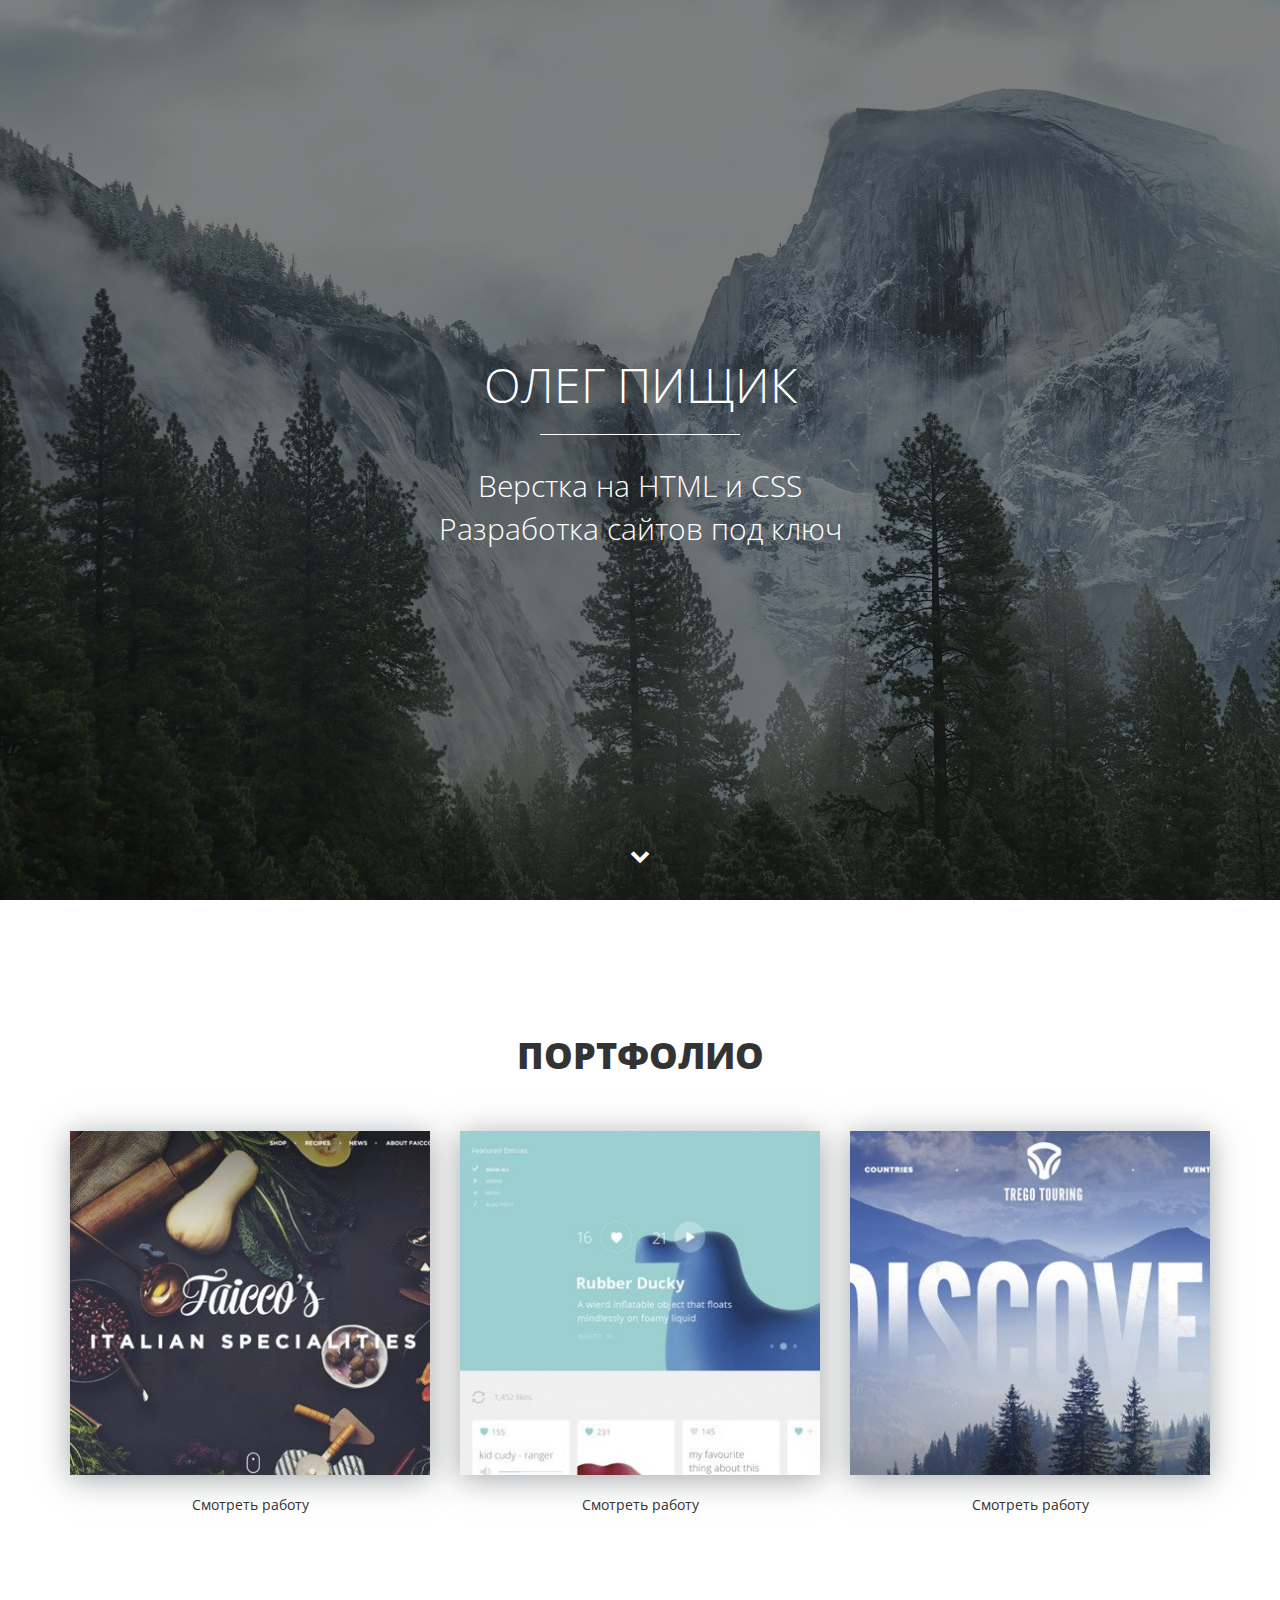
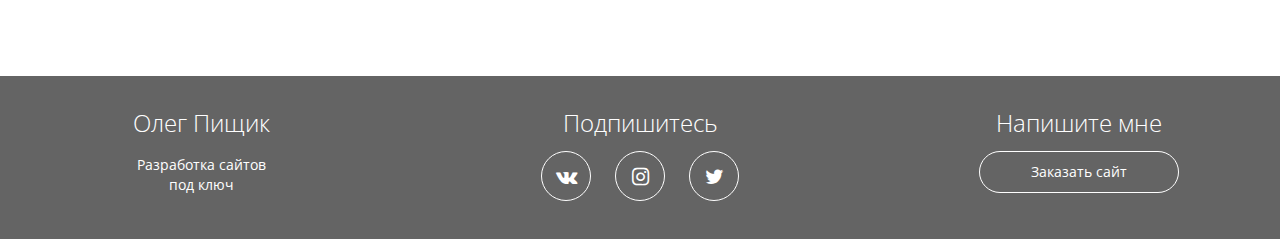
<file: index.html>
<!DOCTYPE html>
<html lang="ru">
  <head>
    <meta charset="utf-8">
    <meta http-equiv="X-UA-Compatible" content="IE=edge">
    <meta name="viewport" content="width=device-width, initial-scale=1">
    <!-- meta ля соцсетей -->
    <meta property="og:url" content="">
    <meta property="og:type" content="website">
    <meta property="og:title" content="Олег Пищик - верстка сайтов на HTML и CSS">
    <meta property="og:image" content="">
    <meta property="og:description" content="Закажите разработку сайта без посредников от 5 990 рублей">
    <meta property="og:site_name" content="Портфолио верстальщика">
    <meta property="article:author" content="Олег Пищик">
    <!-- Заголовок сайта -->
    <title>Олег Пищик - Портфолио</title>
    <link href="https://fonts.googleapis.com/css?family=Open+Sans:400,700&amp;subset=cyrillic" rel="stylesheet">  
    <link href="css/bootstrap.min.css" rel="stylesheet">
    <link rel="stylesheet" href="css/fontello.css">
    <link rel="stylesheet" href="css/fontello-embedded.css">
    <link href="css/style.css" rel="stylesheet">
    <!-- фавиконка -->
    <link rel="shortcut icon" type="image/x-icon" href="favicon.ico">
    <!--[if lt IE 9]>
      <script src="https://oss.maxcdn.com/html5shiv/3.7.3/html5shiv.min.js"></script>
      <script src="https://oss.maxcdn.com/respond/1.4.2/respond.min.js"></script>
    <![endif]-->
  </head>
  <body>
    
    <div class="main">
    <div class="main-overlay"></div>
      <div class="wraper">
      <div class="main-header">
        <h1>Олег Пищик</h1>
        <div class="main-line"></div>
        <p>Верстка на HTML и CSS <br> Разработка сайтов под ключ</p>
      </div>
      </div>
      <a class="main-down slowly" href="#portfolio"><i class="icon-down"></i></a>
    </div>

    <div class="portfolio" id="portfolio">
      <div class="container">
        <h2 class="section-header">Портфолио</h2>
        <div class="row">
          <div class="col-md-4">
            <div class="portfolio-block">
            <img src="img/portfolio/1.jpg" alt="Работа №1">
            <a data-toggle="modal" data-work='work-1' href="#work">Смотреть работу</a>
            </div>
          </div>
          <div class="col-md-4">
            <div class="portfolio-block">
            <img src="img/portfolio/2.jpg" alt="Работа №2">
            <a data-toggle="modal" data-work='work-2' href="#work">Смотреть работу</a>
            </div>
          </div>
          <div class="col-md-4">
            <div class="portfolio-block">
            <img src="img/portfolio/3.jpg" alt="Работа №3">
            <a data-toggle="modal" data-work='work-3' href="#work">Смотреть работу</a>
            </div>
          </div>
        </div>
      </div>
    </div>

    <div class="footer">
      <div class="container">
        <div class="row">
        <div class="col-md-3">
          <strong>Олег Пищик</strong>
          <p>Разработка сайтов <br>под ключ</p>
        </div>
        <div class="col-md-6">
          <strong>Подпишитесь</strong>
          <div class="social-links">
            <a href="https://vk.me/vkjoint"><i class="icon-vk"></i></a>
            <a href="https://www.instagram.com"><i class="icon-instagram"></i></a>
            <a href="https://twitter.com/jointlab"><i class="icon-twitter"></i></a>
          </div>
        </div>
        <div class="col-md-3">
        <strong>Напишите мне</strong>
        <a href="https://vk.me/vkjoint" class="offer-btn">Заказать сайт</a>
        </div>
      </div>
      </div>
    </div>

    <!-- Всплывающие окна -->
    <!-- Окно 1 -->
  <div class="modal fade" id="work" role="dialog">
        <div class="modal-dialog" role="document">
          <div class="modal-content">
            <div class="modal-header">
              <button type="button" class="close" data-dismiss="modal" aria-label="Close"><span aria-hidden="true">&times;</span></button>
              <h4 class="modal-title">Описание проекта</h4>
            </div>
            <div class="modal-body">
              
            </div>
          </div>
        </div>
      </div>

    <!-- jQuery (necessary for Bootstrap's JavaScript plugins) -->
    <script src="https://ajax.googleapis.com/ajax/libs/jquery/1.12.4/jquery.min.js"></script>
    <script src="js/bootstrap.min.js"></script>
    <script>
      $(function() {
        var link = $('a[data-toggle="modal"]');
        link.on('click', function(event) {
          var work = $(this).attr('data-work');
          var modal = $('.modal');
          modal.find('.modal-body').load(work+'.html');
        });
      });
    </script>
    <script>
      $(document).ready(function() {
            //навигация - плавный скролинг к якорю
      $(".slowly").on("click", function (event) {
        //отменяем стандартную обработку нажатия по ссылке
        event.preventDefault();
        //забираем идентификатор бока с атрибута href
        var id  = $(this).attr('href'),
        //узнаем высоту от начала страницы до блока на который ссылается якорь
          top = $(id).offset().top;
        //анимируем переход на расстояние - top за 800 мс
        $('body,html').animate({scrollTop: top}, 800);
      });
    });
    </script>
  </body>
</html>
</file>
<file: css/fontello.css>
@font-face {
  font-family: 'fontello';
  src: url('../font/fontello.eot?61778479');
  src: url('../font/fontello.eot?61778479#iefix') format('embedded-opentype'),
       url('../font/fontello.woff2?61778479') format('woff2'),
       url('../font/fontello.woff?61778479') format('woff'),
       url('../font/fontello.ttf?61778479') format('truetype'),
       url('../font/fontello.svg?61778479#fontello') format('svg');
  font-weight: normal;
  font-style: normal;
}
/* Chrome hack: SVG is rendered more smooth in Windozze. 100% magic, uncomment if you need it. */
/* Note, that will break hinting! In other OS-es font will be not as sharp as it could be */
/*
@media screen and (-webkit-min-device-pixel-ratio:0) {
  @font-face {
    font-family: 'fontello';
    src: url('../font/fontello.svg?61778479#fontello') format('svg');
  }
}
*/
 
 [class^="icon-"]:before, [class*=" icon-"]:before {
  font-family: "fontello";
  font-style: normal;
  font-weight: normal;
  speak: none;
 
  display: inline-block;
  text-decoration: inherit;
  width: 1em;
  margin-right: .2em;
  text-align: center;
  /* opacity: .8; */
 
  /* For safety - reset parent styles, that can break glyph codes*/
  font-variant: normal;
  text-transform: none;
 
  /* fix buttons height, for twitter bootstrap */
  line-height: 1em;
 
  /* Animation center compensation - margins should be symmetric */
  /* remove if not needed */
  margin-left: .2em;
 
  /* you can be more comfortable with increased icons size */
  /* font-size: 120%; */
 
  /* Font smoothing. That was taken from TWBS */
  -webkit-font-smoothing: antialiased;
  -moz-osx-font-smoothing: grayscale;
 
  /* Uncomment for 3D effect */
  /* text-shadow: 1px 1px 1px rgba(127, 127, 127, 0.3); */
}
 
.icon-down:before { content: '\e800'; } /* '' */
.icon-twitter:before { content: '\f099'; } /* '' */
.icon-instagram:before { content: '\f16d'; } /* '' */
.icon-vk:before { content: '\f189'; } /* '' */
</file>
<file: css/fontello-embedded.css>
@font-face {
  font-family: 'fontello';
  src: url('../font/fontello.eot?45576907');
  src: url('../font/fontello.eot?45576907#iefix') format('embedded-opentype'),
       url('../font/fontello.svg?45576907#fontello') format('svg');
  font-weight: normal;
  font-style: normal;
}
@font-face {
  font-family: 'fontello';
  src: url('[data-uri]') format('woff'),
       url('[data-uri]') format('truetype');
}
/* Chrome hack: SVG is rendered more smooth in Windozze. 100% magic, uncomment if you need it. */
/* Note, that will break hinting! In other OS-es font will be not as sharp as it could be */
/*
@media screen and (-webkit-min-device-pixel-ratio:0) {
  @font-face {
    font-family: 'fontello';
    src: url('../font/fontello.svg?45576907#fontello') format('svg');
  }
}
*/
 
 [class^="icon-"]:before, [class*=" icon-"]:before {
  font-family: "fontello";
  font-style: normal;
  font-weight: normal;
  speak: none;
 
  display: inline-block;
  text-decoration: inherit;
  width: 1em;
  margin-right: .2em;
  text-align: center;
  /* opacity: .8; */
 
  /* For safety - reset parent styles, that can break glyph codes*/
  font-variant: normal;
  text-transform: none;
     
  /* fix buttons height, for twitter bootstrap */
  line-height: 1em;
 
  /* Animation center compensation - margins should be symmetric */
  /* remove if not needed */
  margin-left: .2em;
 
  /* you can be more comfortable with increased icons size */
  /* font-size: 120%; */
 
  /* Uncomment for 3D effect */
  /* text-shadow: 1px 1px 1px rgba(127, 127, 127, 0.3); */
}
.icon-down:before { content: '\e800'; } /* '' */
.icon-twitter:before { content: '\f099'; } /* '' */
.icon-instagram:before { content: '\f16d'; } /* '' */
.icon-vk:before { content: '\f189'; } /* '' */
</file>
<file: css/style.css>
body {
    font-family: 'Open Sans', sans-serif;
}
html {
	font-size: 10px;
}
a:active, a:visited, a:focus {
	text-decoration: none;
	outline: none;
}
.wraper {
	display:table-cell;
	vertical-align:middle;
}
.main {
	position: relative;
	display:table;
	width:100%;
	text-align: center;
	color: #fff;
	height: 100vh;
	background: #000 url(../img/main-bg.jpg) center center no-repeat;
}
.main-header {
	position: relative;
	z-index: 2;
}
.main-overlay {
	position: absolute;
	z-index: 1;
	width: 100%;
	height: 100%;
	background-color: rgba(0,0,0,0.5);
}
.main h1 {
	margin-bottom: 1.4rem;
	font-weight: 300;
	text-transform: uppercase;
	font-size: 4.8rem;
}
.main p {
	font-size: 3rem;
	font-weight: 300;
}
.main-line {
	width: 200px;
	height: 1px;
	background-color: #fff;
	margin: 0 auto;
}
.main-down {
	position: absolute;
	color: #fff;
	z-index: 4;
	bottom: 2rem;
	display: inline-block;
	font-size: 2rem;
	width: 50px;
	height: 50px;
	border-radius: 50%;
	border: 1px solid transparent;
	line-height: 50px;
	left: 50%;
	margin-left: -25px;
	transition: 0.2s;
}
.main-down:hover {
	color: #fff;
	border-color: #fff;
}
/*Секция с портфолио*/
.portfolio {
	padding: 10rem 0px;
	text-align: center;
}
.section-header {
	text-transform: uppercase;
	font-weight: 800;
	font-size: 3.6rem;
	margin-bottom: 5rem;
}
.portfolio img {
	width: 100%;
	max-width: 360px;
	box-shadow: 0px 4px 29px 0px rgba(87, 92, 97, 0.54);
}
.portfolio a {
	display: block;
	margin: 2rem auto 6rem;
	color: #333;
	width: 17rem;
	border-bottom: 1px solid transparent;
}
.portfolio a:hover {
	text-decoration: none;
	border-bottom: 1px dotted #333;
}

/*Секция Подвал*/
.footer {
	background-color: #646464;
	color: #fff;
	text-align: center;
	padding: 3rem 0;
}
.footer strong {
	font-weight: 300;
	font-size: 2.4rem;
}
.social-links {
	margin-top: 1rem;
}
.social-links a {
	width: 5rem;
	height: 5rem;
	line-height: 5rem;
	display: inline-block;
	color: #fff;
	border: solid 1px #fff;
	border-radius: 50%;
	margin-left: 1rem;
	margin-right: 1rem;
	font-size: 2rem;
	transition: 0.2s;
}
.social-links a:hover {
	background-color: #fff;
	color: #646464;
}
.offer-btn {
	display: block;
	width: 80%;
	max-width: 200px;
	margin: 1rem auto;
	border: 1px solid #fff;
	padding-top: 1rem;
	padding-bottom: 1rem;
	color: #fff;
	border-radius: 100px;
	transition: 0.2s;
}
.offer-btn:hover {
	text-decoration: none;
	background-color: #fff;
	color: #646464;

}
.modal img {
	width: 100%;
}
.modal-title {
	font-weight: 800;
	font-size: 2rem;
}
.close {
	background-color: transparent;
	border: none;
	font-size: 2.5rem;
	position: absolute;
	right: 2rem;
	top: 1rem;
}
.modal-btn {
	display: inline-block;
	color: #333;
	border: 1px solid #333;
	padding: 10px 20px;
	border-radius: 5px;
}
.modal-btn:hover {
	background-color: #333;
	color: #fff;
	text-decoration: none;
}
@media (min-width: 0px) and (max-width: 767px) {
	html {
		font-size: 7px;
	}
.footer strong {
	margin: 3rem 0 2rem;
	display: inline-block;
	}
.social-links a {
	font-size: 1.5rem;
	}
}
@media (min-width: 768px) and (max-width: 991px) {
.footer strong {
	margin: 3rem 0 2rem;
	display: inline-block;
	}
}
</file>
